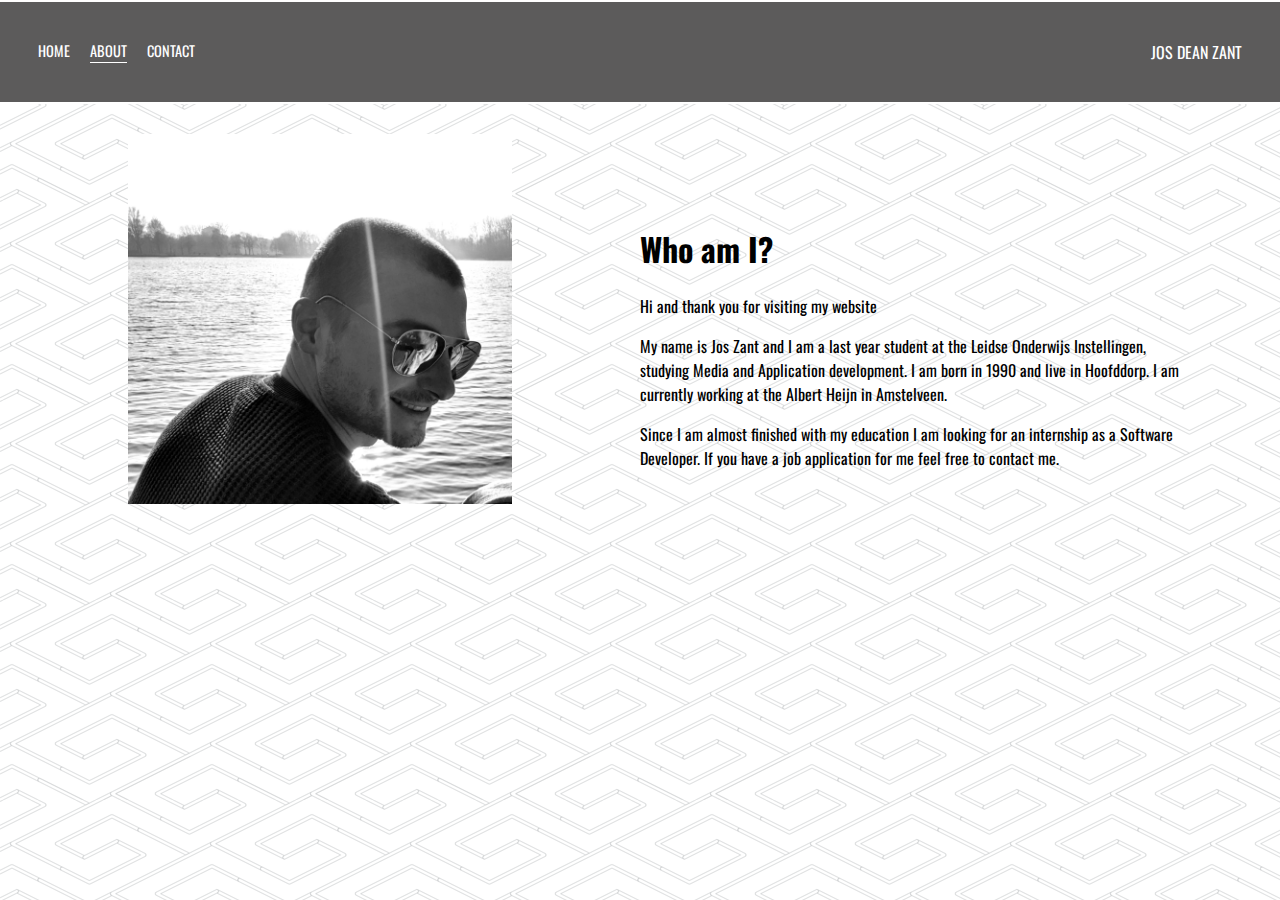
<file: about.html>
<!DOCTYPE html>
<html lang="en">

<head>
    <meta charset="UTF-8">
    <title>About</title>
    <link href="https://fonts.googleapis.com/css2?family=Oswald:wght@300&display=swap" rel="stylesheet">
    <link rel="stylesheet" href="styles.css">
</head>

<body>
    <div class="container">
        <div class="nav-wrapper">
            <div class="left-side">
                <div class="nav-link-wrapper">
                    <a href="index.html">Home</a>
                </div>

                <div class="nav-link-wrapper active-nav-link">
                    <a href="about.html">About</a>
                </div>

                <div class="nav-link-wrapper">
                    <a href="contact.html">Contact</a>
                </div>

            </div>
    
            <div class="right-side">
                <div class="brand">
                    <div>JOS DEAN ZANT</div>
                </div>
            </div>
        </div>
        

        <div class="content-wrapper">
            <div class="two-column-wrapper">
                <div class="profile-image-wrapper">
                    <img src="images/profile.jpeg">
                </div>

                <div class="profile-content-wrapper">
                    <h1>Who am I?</h1>

                    <p>Hi and thank you for visiting my website</p>
                    
                    <p>My name is Jos Zant and I am a last year student at the Leidse Onderwijs Instellingen, studying Media and Application development.
                        I am born in 1990 and live in Hoofddorp. I am currently working at the Albert Heijn in Amstelveen.</p>
        
                    <p>
                        Since I am almost finished with my education I am looking for an internship as a Software Developer. 
                        If you have a job application for me feel free to contact me.
                    </p>
                           
                </div>
            </div>
        </div>
    </div>
</body>

</html>
</file>
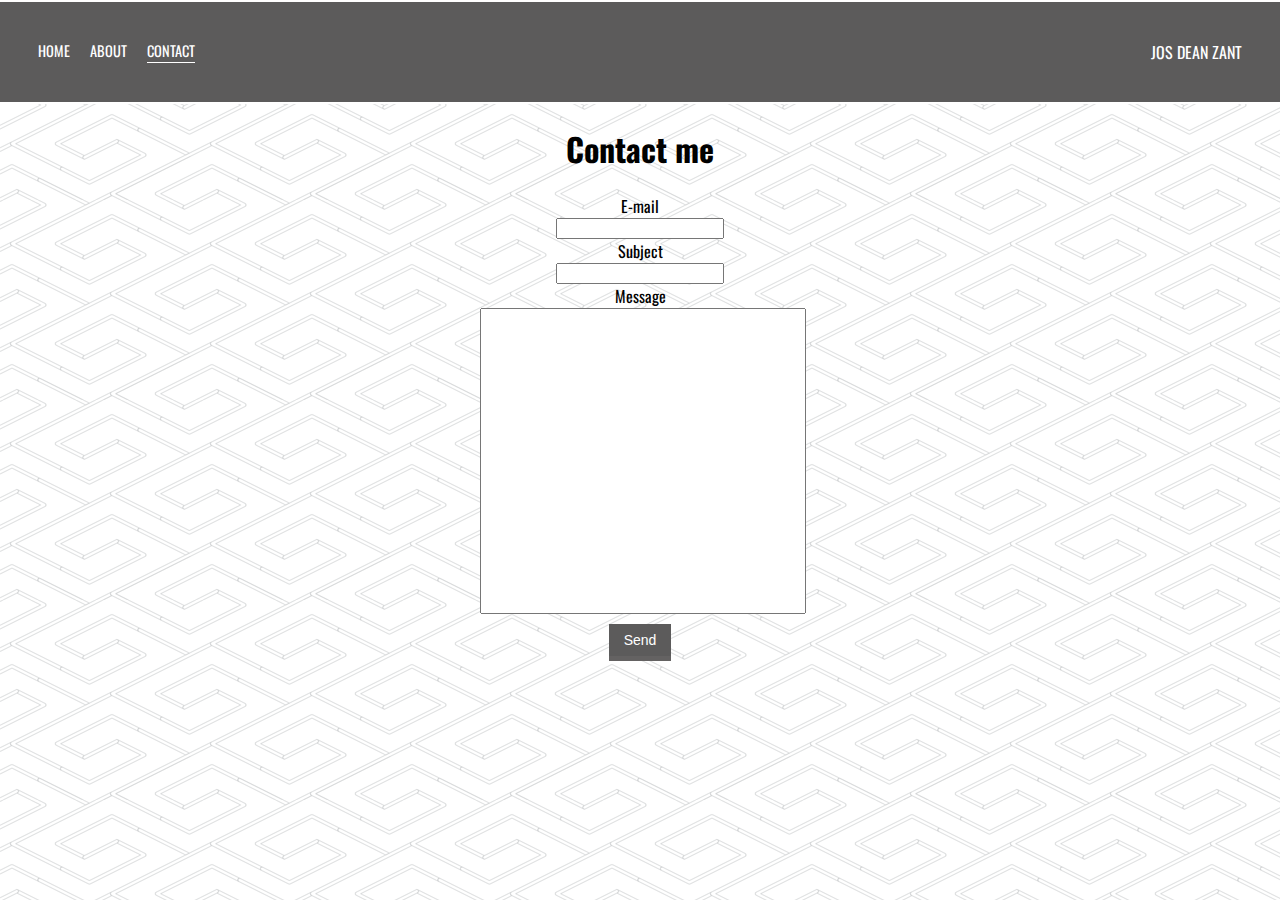
<file: contact.html>
<!DOCTYPE html>
<html lang="en">

<head>
    <meta charset="UTF-8">
    <title>About</title>
    <link href="https://fonts.googleapis.com/css2?family=Oswald:wght@300&display=swap" rel="stylesheet">
    <link rel="stylesheet" href="styles.css">
    <script src="https://cdn.jsdelivr.net/npm/jquery@3.2.1/dist/jquery.min.js"></script>
    <script src="./main.js"></script>
</head>

<body>
    <div class="container">
        <div class="nav-wrapper">
            <div class="left-side">
                <div class="nav-link-wrapper">
                    <a href="index.html">Home</a>
                </div>

                <div class="nav-link-wrapper ">
                    <a href="about.html">About</a>
                </div>

                <div class="nav-link-wrapper active-nav-link">
                    <a href="contact.html">Contact</a>
                </div>

            </div>
    
            <div class="right-side">
                <div class="brand">
                    <div>JOS DEAN ZANT</div>
                </div>
            </div>
        </div>
        
            <div class="contact-content-wrapper">
                <div class="form-wrapper">
                        <h1>Contact me</h1> 
                        <form action="https://formspree.io/jos.d.zant@gmail.com" method="POST">
                            <label>
                                E-mail
                                <input name="email" type="email" class="email"/>
                            </label>

                            <label>
                                Subject
                                <input name="subject" type="text" class="subject"/>
                            </label>

                            <label>
                                Message
                                <textarea name="message" class="message"></textarea>
                            </label>

                            <div class="status">

                            </div>
                            <button class="submit-button" type="submit">
                                Send
                            </button>
                        </form> 
                </div> 
            </div>
    </div>
</body>

</html>
</file>
<file: styles.css>
/*Master styles */
body {
    background-image: url(images/pipes.png);
    font-family: 'Oswald', sans-serif ;
    margin: 0px;
}

.container {
    display: grid;
    grid-template-columns: 1fr;
}

/* Nav styles */

.nav-wrapper {
    color: white;
    background-color: #5C5B5B;
    display: flex;
    justify-content: space-between;
    padding: 38px;
    border-bottom:2px solid white;
    border-top:2px solid white;
}

.left-side {
    display: flex;
}

.nav-wrapper > .left-side > div {
    display: flex;
    margin-right: 20px;
    font-size: 0.9em;
    text-transform: uppercase;
}

.nav-link-wrapper {
    height: 22px;
    border-bottom: 1px solid transparent;
    transition: border-bottom 0.5s;
}

.nav-link-wrapper a {
    color: white;
    text-decoration: none;
    transition: color 0.5s;
}

.nav-link-wrapper:hover {
    border-bottom: 1px solid white;
}

.nav-link-wrapper a:hover {
    color:white;
}

.active-nav-link{
    border-bottom: 1px solid white;
}

.active-nav-link a{
    color: solid black !important;
}

/* Homepage styles */

.portfolio-items-wrapper {
    display: grid;
    grid-template-columns: 1fr 1fr 1fr;
}

.portfolio-item-wrapper {
    position: relative;
}

.portfolio-img-background {
    height: 350px;
    width: 100%;
    background-size: cover; 
    background-position: center;
    background-repeat: no-repeat;
}

.img-text-wrapper {
    position: absolute;
    top: 0;
    display: flex;
    flex-direction: column;
    justify-content: center;
    align-items: center;
    height: 100%;
    text-align: center;
    padding-left: 100px;
    padding-right: 100px;
}

.logo-wrapper img {
    width: 100%;
    margin-bottom: 20px;
}

.img-text-wrapper .subtitle {
    font-weight: 600;
    transition: 1s;
    color: transparent;
}

.img-text-wrapper:hover .subtitle {
    font-weight: 600;
    color: lightseagreen;
}

.img-darken {
    transition: 1s;
    filter: brightness(10%);
}

@media screen and (min-width:1px) and (max-width:750px) {
    .img-text-wrapper {
        position: absolute;
        top: 0;
        display: flex;
        flex-direction: column;
        justify-content: center;
        align-items: center;
        height: 100%;
        text-align: center;
        padding-left: 30px;
        padding-right: 30px;
        font-size: 12px;
    }
    .nav-wrapper {
        font-size: 20px;
    }

    .portfolio-items-wrapper {
        display: inline;
    }

}

@media screen and (min-width:700px) and (max-width:1000px) {
    .img-text-wrapper {
        position: absolute;
        top: 0;
        display: flex;
        flex-direction: column;
        justify-content: center;
        align-items: center;
        height: 100%;
        text-align: center;
        padding-left: 50px;
        padding-right: 50px;
        font-size: 15px;
    }
}

/* About page styles */
.two-column-wrapper {
    display: grid;
    grid-template-columns: 1fr 1fr;
}

.profile-image-wrapper img {
    width: 60%;
    margin: auto;
    display: block;
    border-radius: 5%;
    padding: 30px;
}

.profile-content-wrapper {
    padding-right: 100px;
    padding-top: 100px;

}

profile.content-wrapper h1 {
    color: lightseagreen;
}

@media screen and (min-width:1px) and (max-width:900px) {
    .profile-image-wrapper img {
        width: 80%;
        margin: auto;
        display: block;
        border-radius: 5%;
        padding: 30px;
        padding-top: 150px;
    }
}

@media screen and (max-width:550px) {
    .two-column-wrapper {
        display: inline;
    }

    .profile-content-wrapper {
        margin: auto;
        padding: 30px;
    }

    .profile-image-wrapper {
        width: 80%;
        margin: auto;
        padding-top: none;
    }
}

/* Contact page styling */
label {
    display: block;
    width: 50%; 
    margin: auto;
}

input {
    display: block;
    width: 50%; 
    margin: auto;
}

textarea {
    display: block;
    width: 100%; 
    height: 300px;
    margin: auto;
    resize: none;
}

.submit-button {
    margin-top: 10px;
    margin-bottom: 10px;
    padding: 8px 15px;
    font-size: 14px;
    text-align: center;
    cursor: pointer;
    outline: none;
    color: #fff;
    background-color: #5C5B5B;
    border: none;
    box-shadow: 0 5px #646262;
}


.submit-button:hover {background-color: #4f4f4f}

.submit-button:active {
    background-color: #3d3c3c;
    box-shadow: 0 5px #3d3c3c;
    transform: translateY(4px);
  }

.contact-content-wrapper {
    width: 50%;
    margin: auto;
}


.form-wrapper {
    text-align: center;
}

@media screen and (max-width:900px) {
    .contact-content-wrapper{
        width: 100%;
    }
}
</file>
